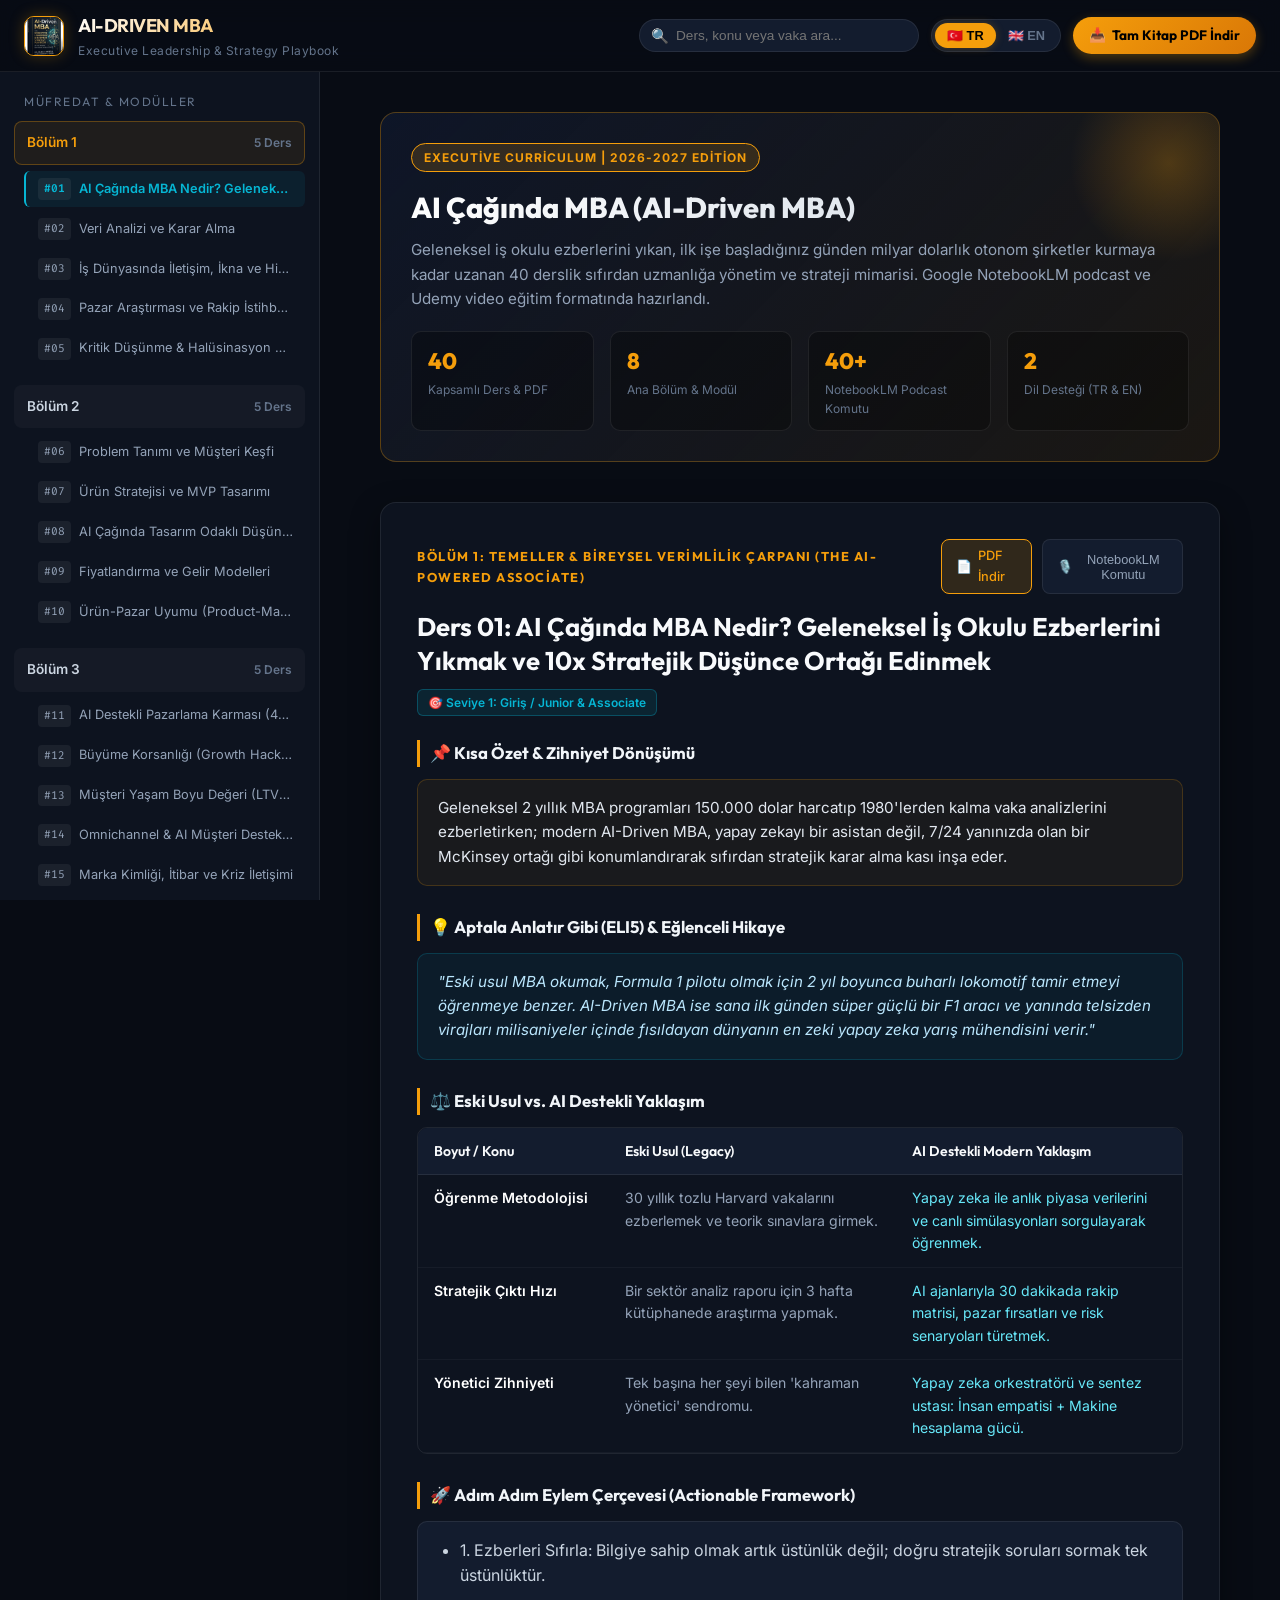
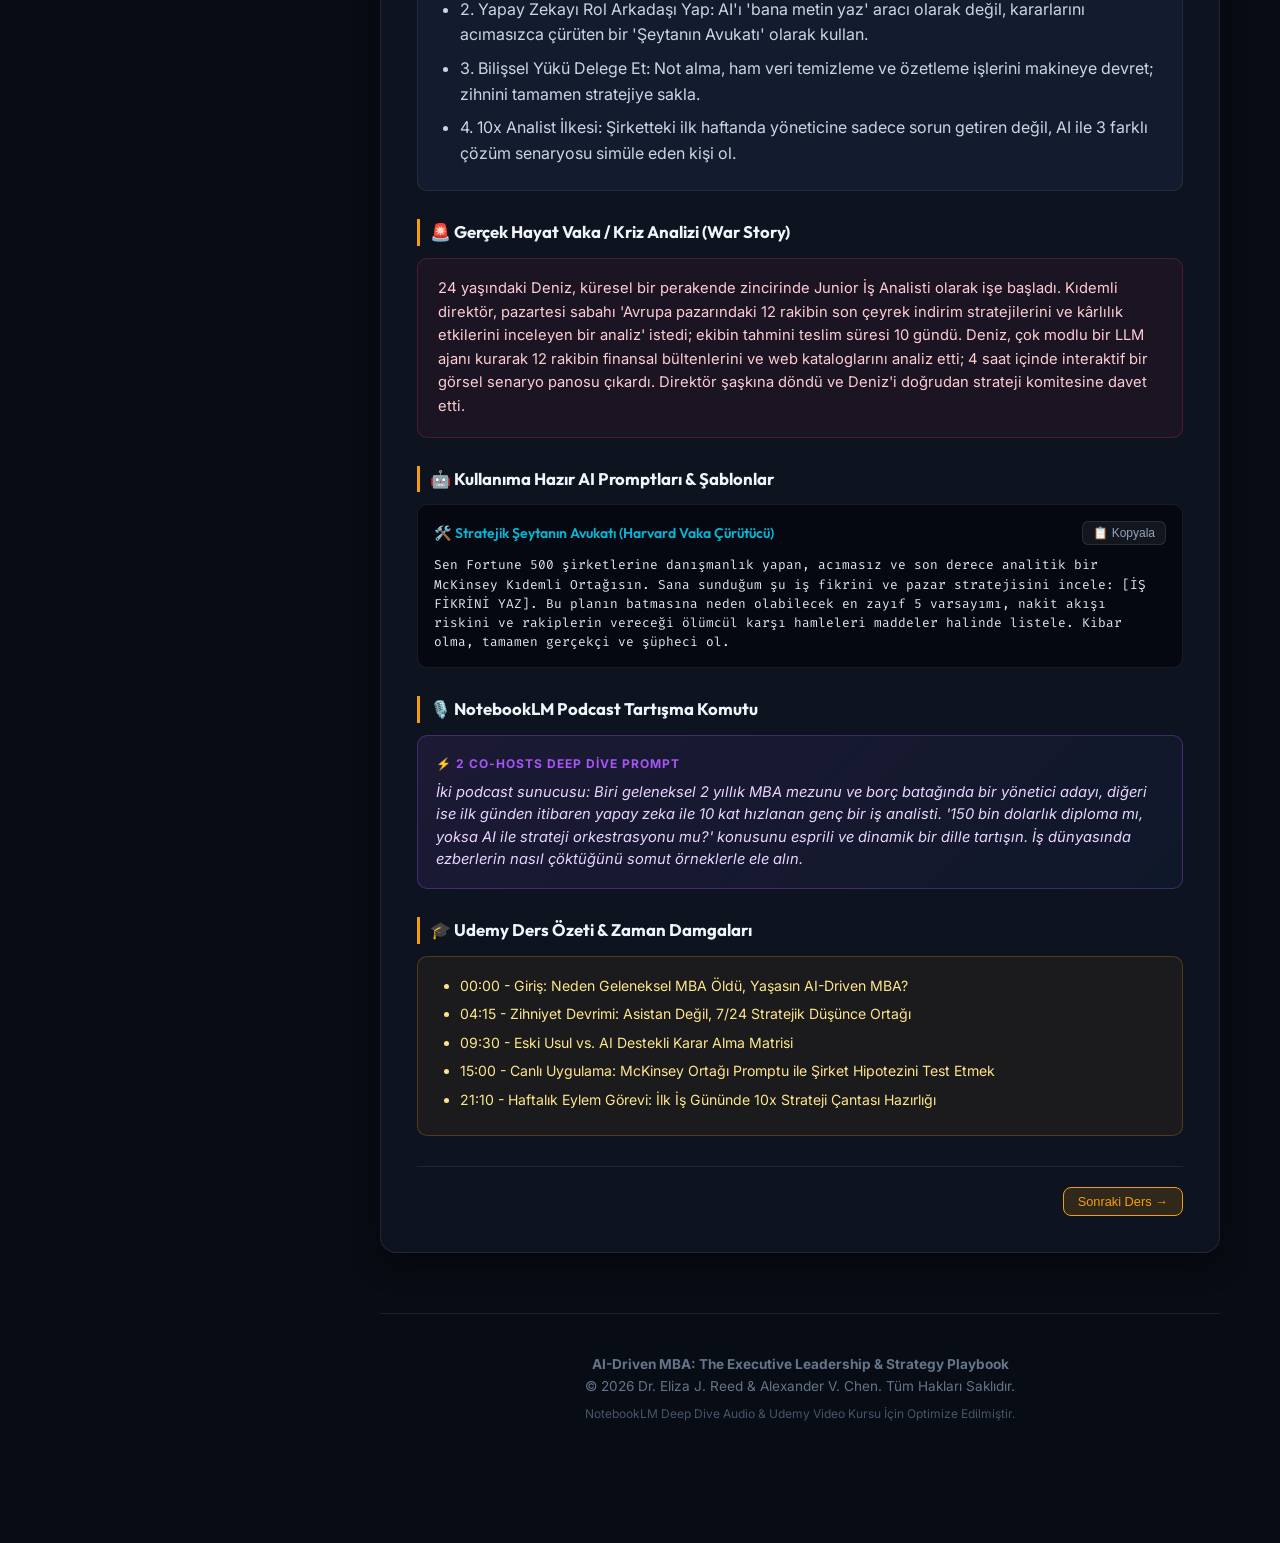
<file: index.html>
<!DOCTYPE html>
<html lang="tr">
<head>
    <meta charset="UTF-8">
    <meta name="viewport" content="width=device-width, initial-scale=1.0">
    <title>AI-Driven MBA | AI Çağında MBA - 40 Derslik Yönetici Portalı</title>
    
    <!-- SEO Meta Tags -->
    <meta name="description" content="Sıfırdan Zirveye AI Destekli MBA: 8 Ana Bölüm, 40 Kapsamlı Ders, NotebookLM Podcast Komutları ve Udemy Eğitim Müfredatı.">
    <meta name="keywords" content="AI Driven MBA, Executive Leadership, Business Strategy, Product Management, Growth Hacking, Unit Economics, Corporate Finance, DCF, M&A, NotebookLM, Udemy">
    <meta name="author" content="Dr. Eliza J. Reed & Alexander V. Chen">

    <!-- OpenGraph Social Cards -->
    <meta property="og:title" content="AI-Driven MBA: The Executive Leadership & Business Strategy Playbook">
    <meta property="og:description" content="Sıfırdan zirveye 40 derslik modern AI-Driven MBA müfredatı. Google NotebookLM ve Udemy video eğitimi için hazır.">
    <meta property="og:image" content="assets/cover.jpg">
    <meta property="og:type" content="website">

    <link rel="stylesheet" href="styles.css">
    <link rel="icon" type="image/jpeg" href="assets/cover.jpg">
</head>
<body>
    <!-- Top Header -->
    <header class="app-header">
        <div class="brand-section">
            <div class="brand-logo">
                <img src="assets/cover.jpg" alt="AI-Driven MBA">
            </div>
            <div class="brand-text">
                <h1>AI-DRIVEN MBA</h1>
                <span>Executive Leadership & Strategy Playbook</span>
            </div>
        </div>

        <div class="header-actions">
            <div class="search-input-wrap">
                <span class="search-icon">🔍</span>
                <input type="text" id="search-input" placeholder="Ders, konu veya vaka ara...">
            </div>

            <div class="lang-switch">
                <button class="lang-btn active" data-lang="tr">🇹🇷 TR</button>
                <button class="lang-btn" data-lang="en">🇬🇧 EN</button>
            </div>

            <a href="books/tr/AI_Driven_MBA_Master_TR.pdf" id="btn-master-pdf" class="btn-master-download" target="_blank">
                <span>📥</span> Tam Kitap PDF İndir
            </a>
        </div>
    </header>

    <div class="app-container">
        <!-- Sidebar Navigation -->
        <aside class="app-sidebar" id="app-sidebar">
            <div class="sidebar-title">Müfredat & Modüller</div>
            <nav id="sidebar-nav"></nav>
        </aside>

        <!-- Main Content -->
        <main class="app-main">
            <!-- Hero / Overview Banner -->
            <div class="overview-banner">
                <div class="banner-tag">Executive Curriculum | 2026-2027 Edition</div>
                <h2>AI Çağında MBA (AI-Driven MBA)</h2>
                <p>Geleneksel iş okulu ezberlerini yıkan, ilk işe başladığınız günden milyar dolarlık otonom şirketler kurmaya kadar uzanan 40 derslik sıfırdan uzmanlığa yönetim ve strateji mimarisi. Google NotebookLM podcast ve Udemy video eğitim formatında hazırlandı.</p>
                
                <div class="stats-grid">
                    <div class="stat-item">
                        <div class="stat-val">40</div>
                        <div class="stat-lbl">Kapsamlı Ders & PDF</div>
                    </div>
                    <div class="stat-item">
                        <div class="stat-val">8</div>
                        <div class="stat-lbl">Ana Bölüm & Modül</div>
                    </div>
                    <div class="stat-item">
                        <div class="stat-val">40+</div>
                        <div class="stat-lbl">NotebookLM Podcast Komutu</div>
                    </div>
                    <div class="stat-item">
                        <div class="stat-val">2</div>
                        <div class="stat-lbl">Dil Desteği (TR & EN)</div>
                    </div>
                </div>
            </div>

            <!-- Active Lesson View -->
            <div id="lesson-content">
                <!-- Dynamically populated by app.js -->
            </div>

            <footer class="app-footer">
                <p><strong>AI-Driven MBA: The Executive Leadership & Strategy Playbook</strong></p>
                <p>© 2026 Dr. Eliza J. Reed & Alexander V. Chen. Tüm Hakları Saklıdır.</p>
                <p style="font-size: 0.75rem; color: #475569; margin-top: 6px;">NotebookLM Deep Dive Audio & Udemy Video Kursu İçin Optimize Edilmiştir.</p>
            </footer>
        </main>
    </div>

    <!-- Data and Application Script -->
    <script src="data.js"></script>
    <script src="app.js"></script>
</body>
</html>
</file>
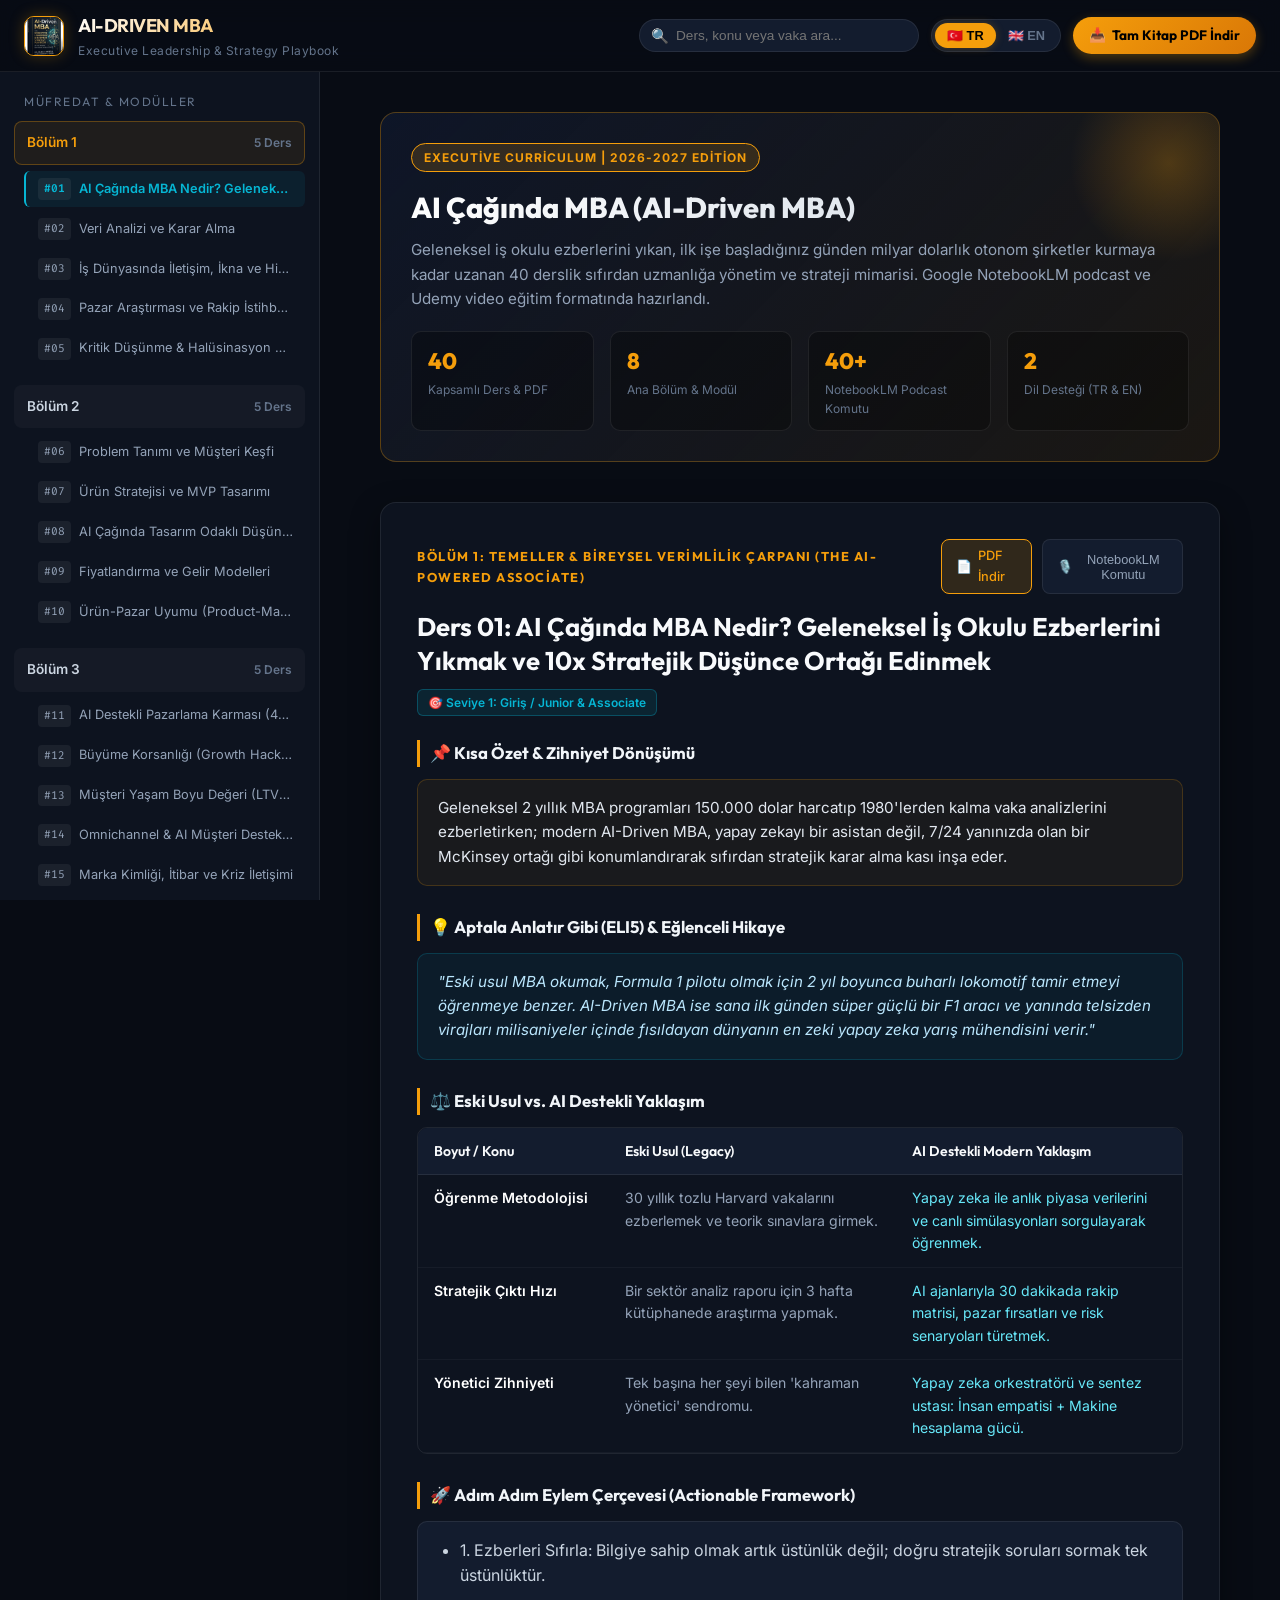
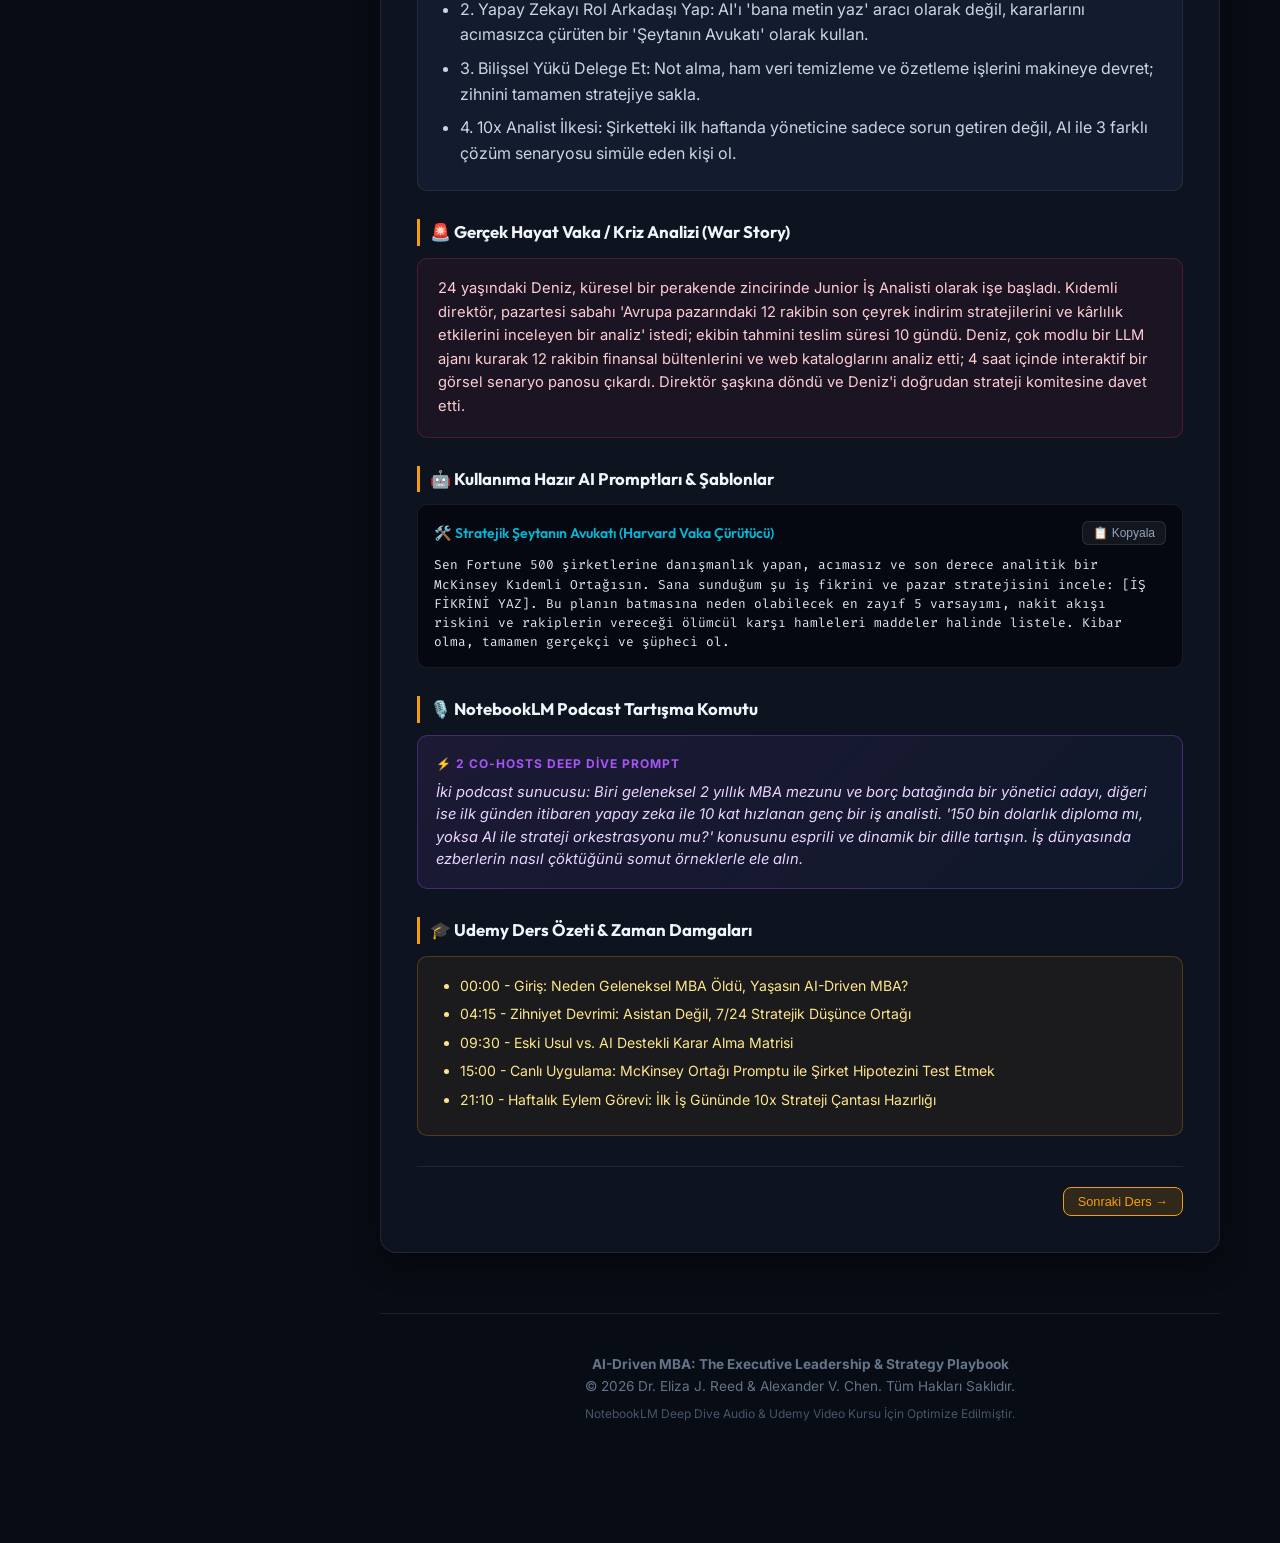
<file: web/index.html>
<!DOCTYPE html>
<html lang="tr">
<head>
    <meta charset="UTF-8">
    <meta name="viewport" content="width=device-width, initial-scale=1.0">
    <title>AI-Driven MBA | AI Çağında MBA - 40 Derslik Yönetici Portalı</title>
    <meta name="description" content="Sıfırdan Zirveye AI Destekli MBA: 8 Ana Bölüm, 40 Kapsamlı Ders, NotebookLM Podcast Komutları ve Udemy Eğitim Müfredatı.">
    <link rel="stylesheet" href="styles.css">
    <link rel="icon" type="image/jpeg" href="../assets/cover.jpg">
</head>
<body>
    <!-- Top Header -->
    <header class="app-header">
        <div class="brand-section">
            <div class="brand-logo">
                <img src="../assets/cover.jpg" alt="AI-Driven MBA">
            </div>
            <div class="brand-text">
                <h1>AI-DRIVEN MBA</h1>
                <span>Executive Leadership & Strategy Playbook</span>
            </div>
        </div>

        <div class="header-actions">
            <div class="search-input-wrap">
                <span class="search-icon">🔍</span>
                <input type="text" id="search-input" placeholder="Ders, konu veya vaka ara...">
            </div>

            <div class="lang-switch">
                <button class="lang-btn active" data-lang="tr">🇹🇷 TR</button>
                <button class="lang-btn" data-lang="en">🇬🇧 EN</button>
            </div>

            <a href="../books/tr/AI_Driven_MBA_Master_TR.pdf" id="btn-master-pdf" class="btn-master-download" target="_blank">
                <span>📥</span> Tam Kitap PDF İndir
            </a>
        </div>
    </header>

    <div class="app-container">
        <!-- Sidebar Navigation -->
        <aside class="app-sidebar" id="app-sidebar">
            <div class="sidebar-title">Müfredat & Modüller</div>
            <nav id="sidebar-nav"></nav>
        </aside>

        <!-- Main Content -->
        <main class="app-main">
            <!-- Hero / Overview Banner -->
            <div class="overview-banner">
                <div class="banner-tag">Executive Curriculum | 2026-2027 Edition</div>
                <h2>AI Çağında MBA (AI-Driven MBA)</h2>
                <p>Geleneksel iş okulu ezberlerini yıkan, ilk işe başladığınız günden milyar dolarlık otonom şirketler kurmaya kadar uzanan 40 derslik sıfırdan uzmanlığa yönetim ve strateji mimarisi. Google NotebookLM podcast ve Udemy video eğitim formatında hazırlandı.</p>
                
                <div class="stats-grid">
                    <div class="stat-item">
                        <div class="stat-val">40</div>
                        <div class="stat-lbl">Kapsamlı Ders & PDF</div>
                    </div>
                    <div class="stat-item">
                        <div class="stat-val">8</div>
                        <div class="stat-lbl">Ana Bölüm & Modül</div>
                    </div>
                    <div class="stat-item">
                        <div class="stat-val">40+</div>
                        <div class="stat-lbl">NotebookLM Podcast Komutu</div>
                    </div>
                    <div class="stat-item">
                        <div class="stat-val">2</div>
                        <div class="stat-lbl">Dil Desteği (TR & EN)</div>
                    </div>
                </div>
            </div>

            <!-- Active Lesson View -->
            <div id="lesson-content">
                <!-- Dynamically populated by app.js -->
            </div>

            <footer class="app-footer">
                <p><strong>AI-Driven MBA: The Executive Leadership & Strategy Playbook</strong></p>
                <p>© 2026 Dr. Eliza J. Reed & Alexander V. Chen. Tüm Hakları Saklıdır.</p>
                <p style="font-size: 0.75rem; color: #475569; margin-top: 6px;">NotebookLM Deep Dive Audio & Udemy Video Kursu İçin Optimize Edilmiştir.</p>
            </footer>
        </main>
    </div>

    <!-- Data and Application Script -->
    <script src="data.js"></script>
    <script src="app.js"></script>
</body>
</html>
</file>
<file: styles.css>
/* AI-Driven MBA Executive Portal Styles */
@import url('https://fonts.googleapis.com/css2?family=Outfit:wght@400;500;600;700;800&family=Inter:wght@300;400;500;600;700&family=Fira+Code:wght@400;500&display=swap');

:root {
    --bg-primary: #080c14;
    --bg-secondary: #0d131f;
    --bg-tertiary: #131c2e;
    --bg-card: rgba(19, 28, 46, 0.7);
    --border-subtle: rgba(255, 255, 255, 0.08);
    --border-accent: rgba(245, 158, 11, 0.3);
    
    --text-primary: #f8fafc;
    --text-secondary: #94a3b8;
    --text-muted: #64748b;
    
    --gold: #f59e0b;
    --gold-glow: rgba(245, 158, 11, 0.25);
    --cyan: #06b6d4;
    --cyan-glow: rgba(6, 182, 212, 0.2);
    --purple: #a855f7;
    --emerald: #10b981;
    --rose: #f43f5e;
    
    --sidebar-width: 320px;
    --header-height: 72px;
}

* {
    margin: 0;
    padding: 0;
    box-sizing: border-box;
}

body {
    font-family: 'Inter', -apple-system, BlinkMacSystemFont, sans-serif;
    background-color: var(--bg-primary);
    color: var(--text-primary);
    line-height: 1.6;
    overflow-x: hidden;
    min-height: 100vh;
}

/* Glassmorphism helpers */
.glass {
    background: var(--bg-card);
    backdrop-filter: blur(16px);
    -webkit-backdrop-filter: blur(16px);
    border: 1px solid var(--border-subtle);
}

/* Header */
header.app-header {
    position: fixed;
    top: 0;
    left: 0;
    right: 0;
    height: var(--header-height);
    z-index: 50;
    display: flex;
    align-items: center;
    justify-content: space-between;
    padding: 0 24px;
    border-bottom: 1px solid var(--border-subtle);
    background: rgba(8, 12, 20, 0.85);
    backdrop-filter: blur(12px);
}

.brand-section {
    display: flex;
    align-items: center;
    gap: 14px;
}

.brand-logo {
    width: 40px;
    height: 40px;
    border-radius: 10px;
    border: 1px solid var(--gold);
    box-shadow: 0 0 15px var(--gold-glow);
    overflow: hidden;
}

.brand-logo img {
    width: 100%;
    height: 100%;
    object-fit: cover;
}

.brand-text h1 {
    font-family: 'Outfit', sans-serif;
    font-size: 1.15rem;
    font-weight: 700;
    letter-spacing: -0.5px;
    background: linear-gradient(135deg, #fff 0%, var(--gold) 100%);
    -webkit-background-clip: text;
    -webkit-text-fill-color: transparent;
}

.brand-text span {
    font-size: 0.75rem;
    color: var(--text-muted);
    letter-spacing: 0.5px;
    display: block;
}

.header-actions {
    display: flex;
    align-items: center;
    gap: 12px;
}

.search-input-wrap {
    position: relative;
    width: 280px;
}

.search-input-wrap input {
    width: 100%;
    background: var(--bg-tertiary);
    border: 1px solid var(--border-subtle);
    border-radius: 20px;
    padding: 8px 16px 8px 36px;
    color: #fff;
    font-size: 0.85rem;
    outline: none;
    transition: all 0.2s;
}

.search-input-wrap input:focus {
    border-color: var(--gold);
    box-shadow: 0 0 10px var(--gold-glow);
}

.search-icon {
    position: absolute;
    left: 12px;
    top: 50%;
    transform: translateY(-50%);
    font-size: 0.9rem;
    color: var(--text-muted);
}

.lang-switch {
    display: flex;
    background: var(--bg-tertiary);
    border-radius: 20px;
    padding: 3px;
    border: 1px solid var(--border-subtle);
}

.lang-btn {
    padding: 5px 12px;
    border-radius: 16px;
    border: none;
    background: transparent;
    color: var(--text-muted);
    font-size: 0.8rem;
    font-weight: 600;
    cursor: pointer;
    transition: all 0.2s;
}

.lang-btn.active {
    background: var(--gold);
    color: #000;
    box-shadow: 0 0 8px var(--gold-glow);
}

.btn-master-download {
    display: flex;
    align-items: center;
    gap: 6px;
    background: linear-gradient(135deg, #f59e0b 0%, #d97706 100%);
    color: #000;
    font-family: 'Outfit', sans-serif;
    font-weight: 700;
    font-size: 0.85rem;
    padding: 8px 16px;
    border-radius: 20px;
    text-decoration: none;
    transition: all 0.2s;
    box-shadow: 0 4px 12px rgba(245, 158, 11, 0.3);
}

.btn-master-download:hover {
    transform: translateY(-1px);
    box-shadow: 0 6px 16px rgba(245, 158, 11, 0.5);
}

/* Layout */
.app-container {
    display: flex;
    margin-top: var(--header-height);
    min-height: calc(100vh - var(--header-height));
}

/* Sidebar */
aside.app-sidebar {
    width: var(--sidebar-width);
    height: calc(100vh - var(--header-height));
    position: fixed;
    top: var(--header-height);
    left: 0;
    background: var(--bg-secondary);
    border-right: 1px solid var(--border-subtle);
    overflow-y: auto;
    padding: 20px 14px;
    z-index: 40;
}

.sidebar-title {
    font-family: 'Outfit', sans-serif;
    font-size: 0.75rem;
    text-transform: uppercase;
    letter-spacing: 1.5px;
    color: var(--text-muted);
    padding: 0 10px 10px 10px;
}

.part-group {
    margin-bottom: 18px;
}

.part-header {
    display: flex;
    align-items: center;
    justify-content: space-between;
    padding: 10px 12px;
    border-radius: 8px;
    cursor: pointer;
    font-size: 0.85rem;
    font-weight: 600;
    color: #cbd5e1;
    background: rgba(255, 255, 255, 0.03);
    border: 1px solid transparent;
    transition: all 0.2s;
}

.part-header:hover {
    background: rgba(255, 255, 255, 0.06);
    color: var(--gold);
}

.part-header.active {
    border-color: var(--border-accent);
    color: var(--gold);
    background: rgba(245, 158, 11, 0.08);
}

.lesson-list {
    margin-top: 6px;
    padding-left: 10px;
    display: flex;
    flex-direction: column;
    gap: 4px;
}

.lesson-nav-item {
    display: flex;
    align-items: center;
    gap: 8px;
    padding: 7px 12px;
    border-radius: 6px;
    font-size: 0.8rem;
    color: var(--text-secondary);
    cursor: pointer;
    text-decoration: none;
    transition: all 0.2s;
    border-left: 2px solid transparent;
}

.lesson-nav-item:hover {
    color: #fff;
    background: rgba(255, 255, 255, 0.04);
}

.lesson-nav-item.active {
    color: var(--cyan);
    background: rgba(6, 182, 212, 0.08);
    border-left-color: var(--cyan);
    font-weight: 600;
}

.lesson-badge-num {
    font-family: 'Fira Code', monospace;
    font-size: 0.7rem;
    padding: 2px 6px;
    background: rgba(255, 255, 255, 0.06);
    border-radius: 4px;
}

/* Main Content Area */
main.app-main {
    margin-left: var(--sidebar-width);
    flex: 1;
    padding: 40px 60px 80px 60px;
    max-width: 1050px;
}

/* Hero / Overview Banner */
.overview-banner {
    border-radius: 16px;
    padding: 30px;
    margin-bottom: 40px;
    background: linear-gradient(135deg, rgba(15, 23, 42, 0.9) 0%, rgba(245, 158, 11, 0.08) 100%);
    border: 1px solid var(--border-accent);
    position: relative;
    overflow: hidden;
}

.overview-banner::after {
    content: '';
    position: absolute;
    top: -50px;
    right: -50px;
    width: 200px;
    height: 200px;
    background: radial-gradient(circle, var(--gold-glow) 0%, transparent 70%);
    pointer-events: none;
}

.banner-tag {
    display: inline-block;
    padding: 4px 12px;
    border-radius: 20px;
    background: rgba(245, 158, 11, 0.15);
    border: 1px solid var(--gold);
    color: var(--gold);
    font-size: 0.75rem;
    font-weight: 700;
    letter-spacing: 1px;
    text-transform: uppercase;
    margin-bottom: 12px;
}

.overview-banner h2 {
    font-family: 'Outfit', sans-serif;
    font-size: 1.8rem;
    font-weight: 800;
    margin-bottom: 8px;
    background: linear-gradient(135deg, #fff 0%, #cbd5e1 100%);
    -webkit-background-clip: text;
    -webkit-text-fill-color: transparent;
}

.overview-banner p {
    color: var(--text-secondary);
    font-size: 0.95rem;
    max-width: 750px;
    margin-bottom: 20px;
}

.stats-grid {
    display: grid;
    grid-template-columns: repeat(4, 1fr);
    gap: 16px;
}

.stat-item {
    background: rgba(0, 0, 0, 0.3);
    border: 1px solid var(--border-subtle);
    border-radius: 10px;
    padding: 12px 16px;
}

.stat-val {
    font-family: 'Outfit', sans-serif;
    font-size: 1.4rem;
    font-weight: 800;
    color: var(--gold);
}

.stat-lbl {
    font-size: 0.75rem;
    color: var(--text-muted);
}

/* Lesson Display */
.lesson-card {
    background: var(--bg-secondary);
    border: 1px solid var(--border-subtle);
    border-radius: 16px;
    padding: 36px;
    margin-bottom: 30px;
    box-shadow: 0 10px 30px rgba(0, 0, 0, 0.4);
}

.lesson-meta-bar {
    display: flex;
    align-items: center;
    justify-content: space-between;
    margin-bottom: 16px;
}

.lesson-part-badge {
    font-family: 'Outfit', sans-serif;
    font-size: 0.8rem;
    font-weight: 700;
    color: var(--gold);
    text-transform: uppercase;
    letter-spacing: 1.5px;
}

.lesson-actions {
    display: flex;
    gap: 10px;
}

.action-btn {
    display: flex;
    align-items: center;
    gap: 6px;
    padding: 6px 14px;
    border-radius: 8px;
    border: 1px solid var(--border-subtle);
    background: var(--bg-tertiary);
    color: var(--text-secondary);
    font-size: 0.8rem;
    font-weight: 500;
    cursor: pointer;
    text-decoration: none;
    transition: all 0.2s;
}

.action-btn:hover {
    color: #fff;
    border-color: var(--cyan);
    box-shadow: 0 0 10px var(--cyan-glow);
}

.action-btn.primary {
    background: rgba(245, 158, 11, 0.15);
    border-color: var(--gold);
    color: var(--gold);
}

.action-btn.primary:hover {
    background: var(--gold);
    color: #000;
    box-shadow: 0 0 12px var(--gold-glow);
}

h2.lesson-title {
    font-family: 'Outfit', sans-serif;
    font-size: 1.6rem;
    font-weight: 700;
    line-height: 1.3;
    margin-bottom: 12px;
}

.level-tag {
    display: inline-block;
    padding: 3px 10px;
    border-radius: 6px;
    background: rgba(6, 182, 212, 0.1);
    border: 1px solid rgba(6, 182, 212, 0.3);
    color: var(--cyan);
    font-size: 0.75rem;
    font-weight: 600;
    margin-bottom: 24px;
}

/* Sections inside lesson */
.section-block {
    margin-bottom: 28px;
}

.section-label {
    display: flex;
    align-items: center;
    gap: 8px;
    font-family: 'Outfit', sans-serif;
    font-size: 1.05rem;
    font-weight: 700;
    color: #f1f5f9;
    margin-bottom: 12px;
    border-left: 3px solid var(--gold);
    padding-left: 10px;
}

.summary-card {
    background: rgba(245, 158, 11, 0.05);
    border: 1px solid rgba(245, 158, 11, 0.2);
    border-radius: 10px;
    padding: 16px 20px;
    color: #e2e8f0;
    font-size: 0.95rem;
}

.eli5-card {
    background: rgba(6, 182, 212, 0.06);
    border: 1px solid rgba(6, 182, 212, 0.2);
    border-radius: 10px;
    padding: 16px 20px;
    color: #bae6fd;
    font-style: italic;
    font-size: 0.95rem;
}

/* Comparison Table */
.table-responsive {
    overflow-x: auto;
    border-radius: 10px;
    border: 1px solid var(--border-subtle);
}

table.comp-table {
    width: 100%;
    border-collapse: collapse;
    font-size: 0.88rem;
    text-align: left;
}

table.comp-table th {
    background: var(--bg-tertiary);
    color: #f8fafc;
    padding: 12px 16px;
    font-family: 'Outfit', sans-serif;
    font-weight: 600;
    border-bottom: 1px solid var(--border-subtle);
}

table.comp-table td {
    padding: 12px 16px;
    border-bottom: 1px solid rgba(255, 255, 255, 0.04);
    vertical-align: top;
}

table.comp-table tr:hover {
    background: rgba(255, 255, 255, 0.02);
}

.framework-list {
    background: var(--bg-tertiary);
    border: 1px solid var(--border-subtle);
    border-radius: 10px;
    padding: 16px 24px;
}

.framework-list ul {
    padding-left: 18px;
}

.framework-list li {
    margin-bottom: 8px;
    color: #cbd5e1;
}

.case-card {
    background: rgba(244, 63, 94, 0.06);
    border: 1px solid rgba(244, 63, 94, 0.2);
    border-radius: 10px;
    padding: 18px 20px;
    color: #fecdd3;
    font-size: 0.92rem;
}

/* Prompt Box */
.prompt-container {
    background: #050811;
    border: 1px solid var(--border-subtle);
    border-radius: 10px;
    padding: 16px;
    margin-bottom: 14px;
    position: relative;
}

.prompt-header {
    display: flex;
    justify-content: space-between;
    align-items: center;
    margin-bottom: 10px;
}

.prompt-name {
    font-family: 'Outfit', sans-serif;
    font-weight: 600;
    font-size: 0.88rem;
    color: var(--cyan);
}

.copy-btn {
    background: rgba(255, 255, 255, 0.06);
    border: 1px solid rgba(255, 255, 255, 0.1);
    color: var(--text-secondary);
    padding: 4px 10px;
    border-radius: 6px;
    font-size: 0.75rem;
    cursor: pointer;
    transition: all 0.2s;
}

.copy-btn:hover {
    color: #fff;
    background: var(--cyan);
    border-color: var(--cyan);
}

.prompt-code {
    font-family: 'Fira Code', monospace;
    font-size: 0.8rem;
    color: #e2e8f0;
    line-height: 1.5;
    white-space: pre-wrap;
    word-break: break-word;
}

/* NotebookLM Box */
.notebooklm-card {
    background: linear-gradient(135deg, rgba(168, 85, 247, 0.1) 0%, rgba(59, 130, 246, 0.05) 100%);
    border: 1px solid rgba(168, 85, 247, 0.3);
    border-radius: 10px;
    padding: 18px;
}

.notebooklm-header {
    display: flex;
    justify-content: space-between;
    align-items: center;
    margin-bottom: 8px;
}

.notebooklm-badge {
    display: inline-flex;
    align-items: center;
    gap: 6px;
    font-size: 0.75rem;
    font-weight: 700;
    color: var(--purple);
    text-transform: uppercase;
    letter-spacing: 1px;
}

.notebooklm-body {
    color: #e9d5ff;
    font-size: 0.92rem;
    font-style: italic;
    line-height: 1.5;
}

/* Udemy Box */
.udemy-card {
    background: rgba(245, 158, 11, 0.06);
    border: 1px solid rgba(245, 158, 11, 0.25);
    border-radius: 10px;
    padding: 18px 24px;
}

.udemy-card ul {
    padding-left: 18px;
}

.udemy-card li {
    font-size: 0.88rem;
    color: #fde68a;
    margin-bottom: 6px;
}

/* Footer */
footer.app-footer {
    text-align: center;
    padding: 40px 20px;
    color: var(--text-muted);
    font-size: 0.85rem;
    border-top: 1px solid var(--border-subtle);
    margin-top: 60px;
}

/* Responsive */
@media (max-width: 900px) {
    aside.app-sidebar {
        display: none;
    }
    main.app-main {
        margin-left: 0;
        padding: 20px;
    }
    .stats-grid {
        grid-template-columns: repeat(2, 1fr);
    }
    .search-input-wrap {
        width: 180px;
    }
}
</file>
<file: web/styles.css>
/* AI-Driven MBA Executive Portal Styles */
@import url('https://fonts.googleapis.com/css2?family=Outfit:wght@400;500;600;700;800&family=Inter:wght@300;400;500;600;700&family=Fira+Code:wght@400;500&display=swap');

:root {
    --bg-primary: #080c14;
    --bg-secondary: #0d131f;
    --bg-tertiary: #131c2e;
    --bg-card: rgba(19, 28, 46, 0.7);
    --border-subtle: rgba(255, 255, 255, 0.08);
    --border-accent: rgba(245, 158, 11, 0.3);
    
    --text-primary: #f8fafc;
    --text-secondary: #94a3b8;
    --text-muted: #64748b;
    
    --gold: #f59e0b;
    --gold-glow: rgba(245, 158, 11, 0.25);
    --cyan: #06b6d4;
    --cyan-glow: rgba(6, 182, 212, 0.2);
    --purple: #a855f7;
    --emerald: #10b981;
    --rose: #f43f5e;
    
    --sidebar-width: 320px;
    --header-height: 72px;
}

* {
    margin: 0;
    padding: 0;
    box-sizing: border-box;
}

body {
    font-family: 'Inter', -apple-system, BlinkMacSystemFont, sans-serif;
    background-color: var(--bg-primary);
    color: var(--text-primary);
    line-height: 1.6;
    overflow-x: hidden;
    min-height: 100vh;
}

/* Glassmorphism helpers */
.glass {
    background: var(--bg-card);
    backdrop-filter: blur(16px);
    -webkit-backdrop-filter: blur(16px);
    border: 1px solid var(--border-subtle);
}

/* Header */
header.app-header {
    position: fixed;
    top: 0;
    left: 0;
    right: 0;
    height: var(--header-height);
    z-index: 50;
    display: flex;
    align-items: center;
    justify-content: space-between;
    padding: 0 24px;
    border-bottom: 1px solid var(--border-subtle);
    background: rgba(8, 12, 20, 0.85);
    backdrop-filter: blur(12px);
}

.brand-section {
    display: flex;
    align-items: center;
    gap: 14px;
}

.brand-logo {
    width: 40px;
    height: 40px;
    border-radius: 10px;
    border: 1px solid var(--gold);
    box-shadow: 0 0 15px var(--gold-glow);
    overflow: hidden;
}

.brand-logo img {
    width: 100%;
    height: 100%;
    object-fit: cover;
}

.brand-text h1 {
    font-family: 'Outfit', sans-serif;
    font-size: 1.15rem;
    font-weight: 700;
    letter-spacing: -0.5px;
    background: linear-gradient(135deg, #fff 0%, var(--gold) 100%);
    -webkit-background-clip: text;
    -webkit-text-fill-color: transparent;
}

.brand-text span {
    font-size: 0.75rem;
    color: var(--text-muted);
    letter-spacing: 0.5px;
    display: block;
}

.header-actions {
    display: flex;
    align-items: center;
    gap: 12px;
}

.search-input-wrap {
    position: relative;
    width: 280px;
}

.search-input-wrap input {
    width: 100%;
    background: var(--bg-tertiary);
    border: 1px solid var(--border-subtle);
    border-radius: 20px;
    padding: 8px 16px 8px 36px;
    color: #fff;
    font-size: 0.85rem;
    outline: none;
    transition: all 0.2s;
}

.search-input-wrap input:focus {
    border-color: var(--gold);
    box-shadow: 0 0 10px var(--gold-glow);
}

.search-icon {
    position: absolute;
    left: 12px;
    top: 50%;
    transform: translateY(-50%);
    font-size: 0.9rem;
    color: var(--text-muted);
}

.lang-switch {
    display: flex;
    background: var(--bg-tertiary);
    border-radius: 20px;
    padding: 3px;
    border: 1px solid var(--border-subtle);
}

.lang-btn {
    padding: 5px 12px;
    border-radius: 16px;
    border: none;
    background: transparent;
    color: var(--text-muted);
    font-size: 0.8rem;
    font-weight: 600;
    cursor: pointer;
    transition: all 0.2s;
}

.lang-btn.active {
    background: var(--gold);
    color: #000;
    box-shadow: 0 0 8px var(--gold-glow);
}

.btn-master-download {
    display: flex;
    align-items: center;
    gap: 6px;
    background: linear-gradient(135deg, #f59e0b 0%, #d97706 100%);
    color: #000;
    font-family: 'Outfit', sans-serif;
    font-weight: 700;
    font-size: 0.85rem;
    padding: 8px 16px;
    border-radius: 20px;
    text-decoration: none;
    transition: all 0.2s;
    box-shadow: 0 4px 12px rgba(245, 158, 11, 0.3);
}

.btn-master-download:hover {
    transform: translateY(-1px);
    box-shadow: 0 6px 16px rgba(245, 158, 11, 0.5);
}

/* Layout */
.app-container {
    display: flex;
    margin-top: var(--header-height);
    min-height: calc(100vh - var(--header-height));
}

/* Sidebar */
aside.app-sidebar {
    width: var(--sidebar-width);
    height: calc(100vh - var(--header-height));
    position: fixed;
    top: var(--header-height);
    left: 0;
    background: var(--bg-secondary);
    border-right: 1px solid var(--border-subtle);
    overflow-y: auto;
    padding: 20px 14px;
    z-index: 40;
}

.sidebar-title {
    font-family: 'Outfit', sans-serif;
    font-size: 0.75rem;
    text-transform: uppercase;
    letter-spacing: 1.5px;
    color: var(--text-muted);
    padding: 0 10px 10px 10px;
}

.part-group {
    margin-bottom: 18px;
}

.part-header {
    display: flex;
    align-items: center;
    justify-content: space-between;
    padding: 10px 12px;
    border-radius: 8px;
    cursor: pointer;
    font-size: 0.85rem;
    font-weight: 600;
    color: #cbd5e1;
    background: rgba(255, 255, 255, 0.03);
    border: 1px solid transparent;
    transition: all 0.2s;
}

.part-header:hover {
    background: rgba(255, 255, 255, 0.06);
    color: var(--gold);
}

.part-header.active {
    border-color: var(--border-accent);
    color: var(--gold);
    background: rgba(245, 158, 11, 0.08);
}

.lesson-list {
    margin-top: 6px;
    padding-left: 10px;
    display: flex;
    flex-direction: column;
    gap: 4px;
}

.lesson-nav-item {
    display: flex;
    align-items: center;
    gap: 8px;
    padding: 7px 12px;
    border-radius: 6px;
    font-size: 0.8rem;
    color: var(--text-secondary);
    cursor: pointer;
    text-decoration: none;
    transition: all 0.2s;
    border-left: 2px solid transparent;
}

.lesson-nav-item:hover {
    color: #fff;
    background: rgba(255, 255, 255, 0.04);
}

.lesson-nav-item.active {
    color: var(--cyan);
    background: rgba(6, 182, 212, 0.08);
    border-left-color: var(--cyan);
    font-weight: 600;
}

.lesson-badge-num {
    font-family: 'Fira Code', monospace;
    font-size: 0.7rem;
    padding: 2px 6px;
    background: rgba(255, 255, 255, 0.06);
    border-radius: 4px;
}

/* Main Content Area */
main.app-main {
    margin-left: var(--sidebar-width);
    flex: 1;
    padding: 40px 60px 80px 60px;
    max-width: 1050px;
}

/* Hero / Overview Banner */
.overview-banner {
    border-radius: 16px;
    padding: 30px;
    margin-bottom: 40px;
    background: linear-gradient(135deg, rgba(15, 23, 42, 0.9) 0%, rgba(245, 158, 11, 0.08) 100%);
    border: 1px solid var(--border-accent);
    position: relative;
    overflow: hidden;
}

.overview-banner::after {
    content: '';
    position: absolute;
    top: -50px;
    right: -50px;
    width: 200px;
    height: 200px;
    background: radial-gradient(circle, var(--gold-glow) 0%, transparent 70%);
    pointer-events: none;
}

.banner-tag {
    display: inline-block;
    padding: 4px 12px;
    border-radius: 20px;
    background: rgba(245, 158, 11, 0.15);
    border: 1px solid var(--gold);
    color: var(--gold);
    font-size: 0.75rem;
    font-weight: 700;
    letter-spacing: 1px;
    text-transform: uppercase;
    margin-bottom: 12px;
}

.overview-banner h2 {
    font-family: 'Outfit', sans-serif;
    font-size: 1.8rem;
    font-weight: 800;
    margin-bottom: 8px;
    background: linear-gradient(135deg, #fff 0%, #cbd5e1 100%);
    -webkit-background-clip: text;
    -webkit-text-fill-color: transparent;
}

.overview-banner p {
    color: var(--text-secondary);
    font-size: 0.95rem;
    max-width: 750px;
    margin-bottom: 20px;
}

.stats-grid {
    display: grid;
    grid-template-columns: repeat(4, 1fr);
    gap: 16px;
}

.stat-item {
    background: rgba(0, 0, 0, 0.3);
    border: 1px solid var(--border-subtle);
    border-radius: 10px;
    padding: 12px 16px;
}

.stat-val {
    font-family: 'Outfit', sans-serif;
    font-size: 1.4rem;
    font-weight: 800;
    color: var(--gold);
}

.stat-lbl {
    font-size: 0.75rem;
    color: var(--text-muted);
}

/* Lesson Display */
.lesson-card {
    background: var(--bg-secondary);
    border: 1px solid var(--border-subtle);
    border-radius: 16px;
    padding: 36px;
    margin-bottom: 30px;
    box-shadow: 0 10px 30px rgba(0, 0, 0, 0.4);
}

.lesson-meta-bar {
    display: flex;
    align-items: center;
    justify-content: space-between;
    margin-bottom: 16px;
}

.lesson-part-badge {
    font-family: 'Outfit', sans-serif;
    font-size: 0.8rem;
    font-weight: 700;
    color: var(--gold);
    text-transform: uppercase;
    letter-spacing: 1.5px;
}

.lesson-actions {
    display: flex;
    gap: 10px;
}

.action-btn {
    display: flex;
    align-items: center;
    gap: 6px;
    padding: 6px 14px;
    border-radius: 8px;
    border: 1px solid var(--border-subtle);
    background: var(--bg-tertiary);
    color: var(--text-secondary);
    font-size: 0.8rem;
    font-weight: 500;
    cursor: pointer;
    text-decoration: none;
    transition: all 0.2s;
}

.action-btn:hover {
    color: #fff;
    border-color: var(--cyan);
    box-shadow: 0 0 10px var(--cyan-glow);
}

.action-btn.primary {
    background: rgba(245, 158, 11, 0.15);
    border-color: var(--gold);
    color: var(--gold);
}

.action-btn.primary:hover {
    background: var(--gold);
    color: #000;
    box-shadow: 0 0 12px var(--gold-glow);
}

h2.lesson-title {
    font-family: 'Outfit', sans-serif;
    font-size: 1.6rem;
    font-weight: 700;
    line-height: 1.3;
    margin-bottom: 12px;
}

.level-tag {
    display: inline-block;
    padding: 3px 10px;
    border-radius: 6px;
    background: rgba(6, 182, 212, 0.1);
    border: 1px solid rgba(6, 182, 212, 0.3);
    color: var(--cyan);
    font-size: 0.75rem;
    font-weight: 600;
    margin-bottom: 24px;
}

/* Sections inside lesson */
.section-block {
    margin-bottom: 28px;
}

.section-label {
    display: flex;
    align-items: center;
    gap: 8px;
    font-family: 'Outfit', sans-serif;
    font-size: 1.05rem;
    font-weight: 700;
    color: #f1f5f9;
    margin-bottom: 12px;
    border-left: 3px solid var(--gold);
    padding-left: 10px;
}

.summary-card {
    background: rgba(245, 158, 11, 0.05);
    border: 1px solid rgba(245, 158, 11, 0.2);
    border-radius: 10px;
    padding: 16px 20px;
    color: #e2e8f0;
    font-size: 0.95rem;
}

.eli5-card {
    background: rgba(6, 182, 212, 0.06);
    border: 1px solid rgba(6, 182, 212, 0.2);
    border-radius: 10px;
    padding: 16px 20px;
    color: #bae6fd;
    font-style: italic;
    font-size: 0.95rem;
}

/* Comparison Table */
.table-responsive {
    overflow-x: auto;
    border-radius: 10px;
    border: 1px solid var(--border-subtle);
}

table.comp-table {
    width: 100%;
    border-collapse: collapse;
    font-size: 0.88rem;
    text-align: left;
}

table.comp-table th {
    background: var(--bg-tertiary);
    color: #f8fafc;
    padding: 12px 16px;
    font-family: 'Outfit', sans-serif;
    font-weight: 600;
    border-bottom: 1px solid var(--border-subtle);
}

table.comp-table td {
    padding: 12px 16px;
    border-bottom: 1px solid rgba(255, 255, 255, 0.04);
    vertical-align: top;
}

table.comp-table tr:hover {
    background: rgba(255, 255, 255, 0.02);
}

.framework-list {
    background: var(--bg-tertiary);
    border: 1px solid var(--border-subtle);
    border-radius: 10px;
    padding: 16px 24px;
}

.framework-list ul {
    padding-left: 18px;
}

.framework-list li {
    margin-bottom: 8px;
    color: #cbd5e1;
}

.case-card {
    background: rgba(244, 63, 94, 0.06);
    border: 1px solid rgba(244, 63, 94, 0.2);
    border-radius: 10px;
    padding: 18px 20px;
    color: #fecdd3;
    font-size: 0.92rem;
}

/* Prompt Box */
.prompt-container {
    background: #050811;
    border: 1px solid var(--border-subtle);
    border-radius: 10px;
    padding: 16px;
    margin-bottom: 14px;
    position: relative;
}

.prompt-header {
    display: flex;
    justify-content: space-between;
    align-items: center;
    margin-bottom: 10px;
}

.prompt-name {
    font-family: 'Outfit', sans-serif;
    font-weight: 600;
    font-size: 0.88rem;
    color: var(--cyan);
}

.copy-btn {
    background: rgba(255, 255, 255, 0.06);
    border: 1px solid rgba(255, 255, 255, 0.1);
    color: var(--text-secondary);
    padding: 4px 10px;
    border-radius: 6px;
    font-size: 0.75rem;
    cursor: pointer;
    transition: all 0.2s;
}

.copy-btn:hover {
    color: #fff;
    background: var(--cyan);
    border-color: var(--cyan);
}

.prompt-code {
    font-family: 'Fira Code', monospace;
    font-size: 0.8rem;
    color: #e2e8f0;
    line-height: 1.5;
    white-space: pre-wrap;
    word-break: break-word;
}

/* NotebookLM Box */
.notebooklm-card {
    background: linear-gradient(135deg, rgba(168, 85, 247, 0.1) 0%, rgba(59, 130, 246, 0.05) 100%);
    border: 1px solid rgba(168, 85, 247, 0.3);
    border-radius: 10px;
    padding: 18px;
}

.notebooklm-header {
    display: flex;
    justify-content: space-between;
    align-items: center;
    margin-bottom: 8px;
}

.notebooklm-badge {
    display: inline-flex;
    align-items: center;
    gap: 6px;
    font-size: 0.75rem;
    font-weight: 700;
    color: var(--purple);
    text-transform: uppercase;
    letter-spacing: 1px;
}

.notebooklm-body {
    color: #e9d5ff;
    font-size: 0.92rem;
    font-style: italic;
    line-height: 1.5;
}

/* Udemy Box */
.udemy-card {
    background: rgba(245, 158, 11, 0.06);
    border: 1px solid rgba(245, 158, 11, 0.25);
    border-radius: 10px;
    padding: 18px 24px;
}

.udemy-card ul {
    padding-left: 18px;
}

.udemy-card li {
    font-size: 0.88rem;
    color: #fde68a;
    margin-bottom: 6px;
}

/* Footer */
footer.app-footer {
    text-align: center;
    padding: 40px 20px;
    color: var(--text-muted);
    font-size: 0.85rem;
    border-top: 1px solid var(--border-subtle);
    margin-top: 60px;
}

/* Responsive */
@media (max-width: 900px) {
    aside.app-sidebar {
        display: none;
    }
    main.app-main {
        margin-left: 0;
        padding: 20px;
    }
    .stats-grid {
        grid-template-columns: repeat(2, 1fr);
    }
    .search-input-wrap {
        width: 180px;
    }
}
</file>
